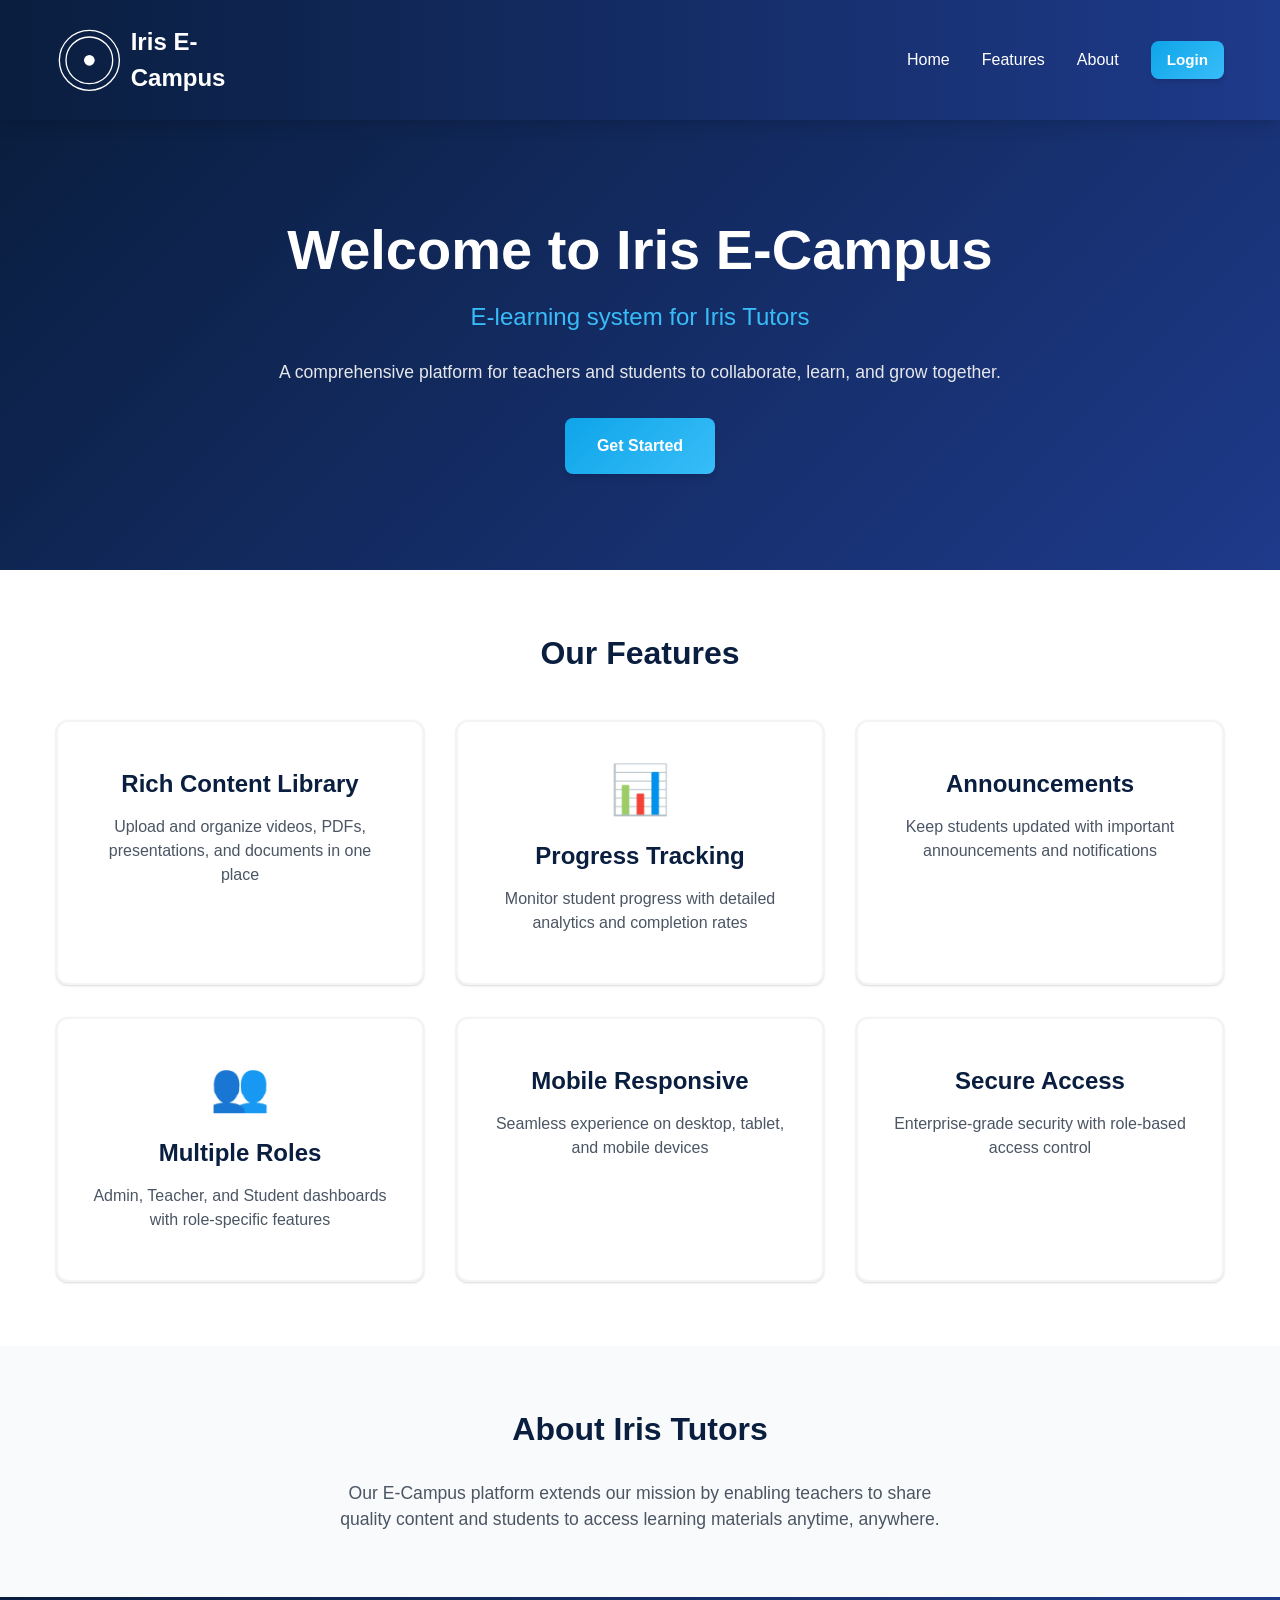
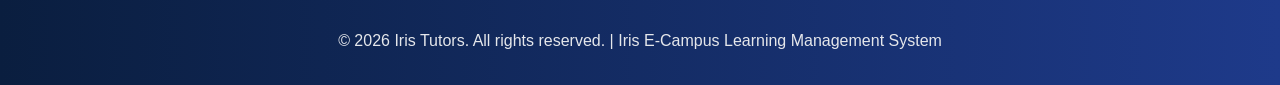
<file: index.html>
<!DOCTYPE html>
<html lang="en">
<head>
    <meta charset="UTF-8">
    <meta name="viewport" content="width=device-width, initial-scale=1.0">
    <title>Iris E-Campus - E-learning Management System</title>
    <link rel="stylesheet" href="assets/css/styles.css">
</head>
<body>
    <!-- Navigation -->
    <nav class="navbar">
        <div class="container">
            <div class="navbar-brand">
                <div class="logo">
                    <svg class="" viewBox="0 0 100 100" xmlns="">
                        <circle cx="50" cy="50" r="45" fill="none" stroke="currentColor" stroke-width="2"/>
                        <circle cx="50" cy="50" r="35" fill="none" stroke="currentColor" stroke-width="2"/>
                        <circle cx="50" cy="50" r="8" fill="currentColor"/>
                    </svg>
                    <span>Iris E-Campus</span>
                </div>
            </div>
            <div class="navbar-menu">
                <a href="#home" class="nav-link">Home</a>
                <a href="#features" class="nav-link">Features</a>
                <a href="#about" class="nav-link">About</a>
                <a href="login.html" class="btn btn-primary">Login</a>
            </div>
        </div>
    </nav>

    <!-- Hero Section -->
    <section class="hero" id="home">
        <div class="container">
            <div class="hero-content">
                <h1 class="hero-title">Welcome to Iris E-Campus</h1>
                <p class="hero-subtitle">E-learning system for Iris Tutors</p>
                <p class="hero-description">
                     A comprehensive platform for teachers and students 
                    to collaborate, learn, and grow together.
                </p>
                <a href="login.html" class="btn btn-large btn-primary">Get Started</a>
            </div>
        </div>
    </section>

    <!-- Features Section -->
    <section class="features" id="features">
        <div class="container">
            <h2>Our Features</h2>
            <div class="features-grid">
                <div class="feature-card">
                    <div class="feature-icon"></div>
                    <h3>Rich Content Library</h3>
                    <p>Upload and organize videos, PDFs, presentations, and documents in one place</p>
                </div>
                <div class="feature-card">
                    <div class="feature-icon">📊</div>
                    <h3>Progress Tracking</h3>
                    <p>Monitor student progress with detailed analytics and completion rates</p>
                </div>
                <div class="feature-card">
                    <div class="feature-icon"></div>
                    <h3>Announcements</h3>
                    <p>Keep students updated with important announcements and notifications</p>
                </div>
                <div class="feature-card">
                    <div class="feature-icon">👥</div>
                    <h3>Multiple Roles</h3>
                    <p>Admin, Teacher, and Student dashboards with role-specific features</p>
                </div>
                <div class="feature-card">
                    <div class="feature-icon"></div>
                    <h3>Mobile Responsive</h3>
                    <p>Seamless experience on desktop, tablet, and mobile devices</p>
                </div>
                <div class="feature-card">
                    <div class="feature-icon"></div>
                    <h3>Secure Access</h3>
                    <p>Enterprise-grade security with role-based access control</p>
                </div>
            </div>
        </div>
    </section>

    <!-- About Section -->
    <section class="about" id="about">
        <div class="container">
            <h2>About Iris Tutors</h2>
            <p>
                Our E-Campus platform 
                extends our mission by enabling teachers to share quality content and students to access learning materials anytime, anywhere.
            </p>
        </div>
    </section>

    <!-- Footer -->
    <footer class="footer">
        <div class="container">
            <p>&copy; 2026 Iris Tutors. All rights reserved. | Iris E-Campus Learning Management System</p>
        </div>
    </footer>

    <script src="assets/js/main.js"></script>
</body>
</html>
</file>
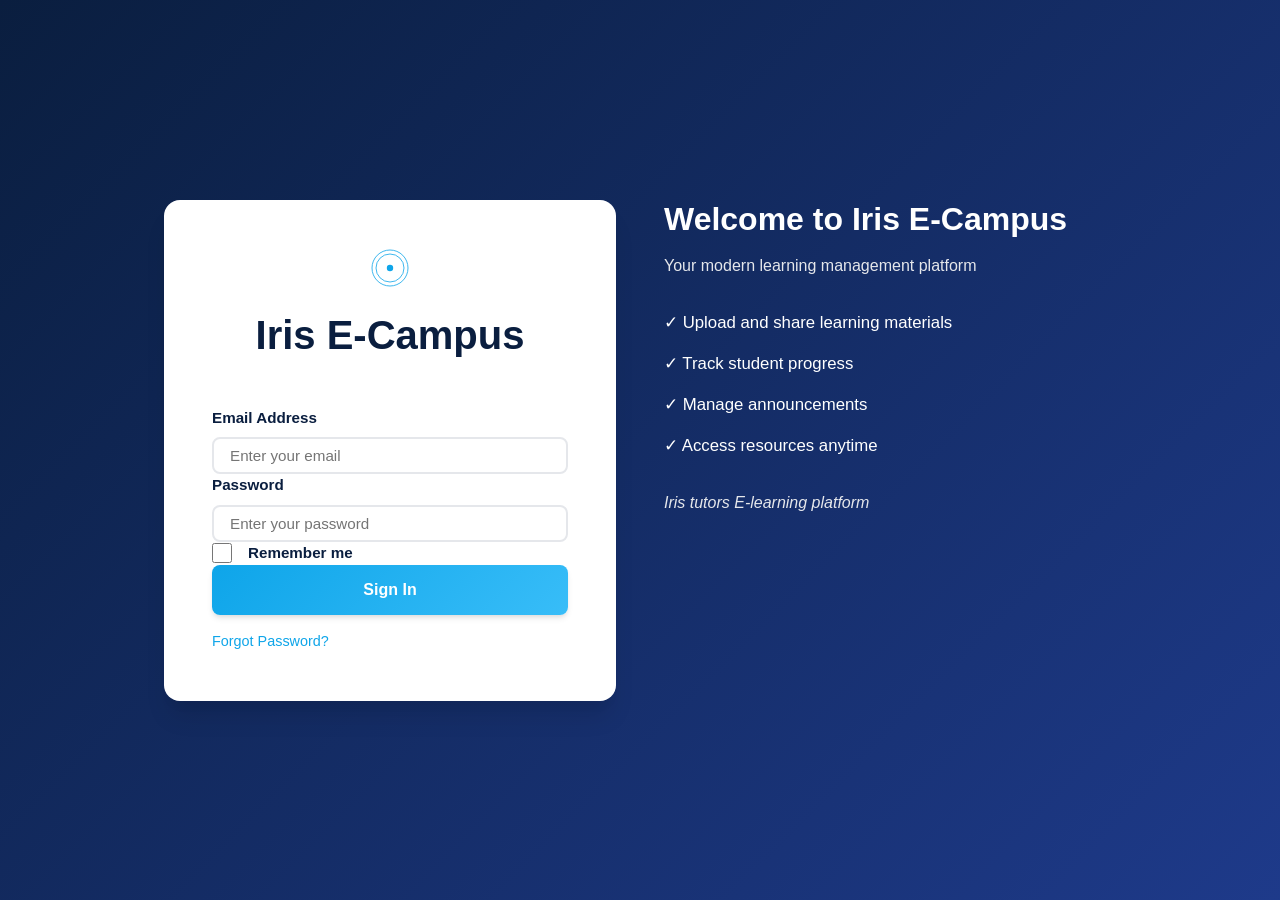
<file: admin-dashboard.html>
<!DOCTYPE html>
<html lang="en">
<head>
    <meta charset="UTF-8">
    <meta name="viewport" content="width=device-width, initial-scale=1.0">
    <title>Admin Dashboard - Iris E-Campus</title>
    <link rel="stylesheet" href="assets/css/styles.css">
</head>
<body class="dashboard">
    <!-- Sidebar -->
    <aside class="sidebar">
        <div class="sidebar-brand">
            <svg class="logo-icon" viewBox="0 0 100 100" xmlns="http://www.w3.org/2000/svg">
                <circle cx="50" cy="50" r="45" fill="none" stroke="currentColor" stroke-width="2"/>
                <circle cx="50" cy="50" r="35" fill="none" stroke="currentColor" stroke-width="2"/>
                <circle cx="50" cy="50" r="8" fill="currentColor"/>
            </svg>
            <span>Iris E-Campus</span>
        </div>

        <nav class="sidebar-nav">
            <a href="#dashboard" class="nav-item active" data-page="dashboard">
                <span class="icon">📊</span>
                <span>Dashboard</span>
            </a>
            <a href="#teachers" class="nav-item" data-page="teachers">
                <span class="icon">👨‍🏫</span>
                <span>Manage Teachers</span>
            </a>
            <a href="#students" class="nav-item" data-page="students">
                <span class="icon">👨‍🎓</span>
                <span>Manage Students</span>
            </a>
            <a href="#subjects" class="nav-item" data-page="subjects">
                <span class="icon">📚</span>
                <span>Manage Subjects</span>
            </a>
            <a href="#announcements" class="nav-item" data-page="announcements">
                <span class="icon">📢</span>
                <span>Announcements</span>
            </a>
            <a href="#reports" class="nav-item" data-page="reports">
                <span class="icon">📈</span>
                <span>Reports</span>
            </a>
        </nav>
    </aside>

    <!-- Main Content -->
    <main class="main-content">
        <!-- Top Navigation -->
        <header class="top-nav">
            <div class="nav-left">
                <button class="sidebar-toggle" id="sidebarToggle">☰</button>
                <h2 id="pageTitle">Dashboard</h2>
            </div>
            <div class="nav-right">
                <button class="btn-icon" id="notificationBtn">🔔</button>
                <div class="user-menu">
                    <img id="userAvatar" src="https://via.placeholder.com/40" alt="User" class="avatar">
                    <button id="userMenuBtn" class="user-menu-btn">
                        <span id="userName">Admin</span>
                        <span>▼</span>
                    </button>
                    <div class="user-dropdown hidden">
                        <a href="#profile">Profile</a>
                        <a href="#settings">Settings</a>
                        <a href="#" id="logoutBtn">Logout</a>
                    </div>
                </div>
            </div>
        </header>

        <!-- Dashboard Content -->
        <section class="dashboard-content">
            <!-- Dashboard Page -->
            <div id="dashboardPage" class="page active">
                <!-- Statistics Cards -->
                <div class="stats-grid">
                    <div class="stat-card">
                        <div class="stat-icon">👨‍🏫</div>
                        <div class="stat-info">
                            <h3>Total Teachers</h3>
                            <p id="totalTeachers" class="stat-number">0</p>
                        </div>
                    </div>
                    <div class="stat-card">
                        <div class="stat-icon">👨‍🎓</div>
                        <div class="stat-info">
                            <h3>Total Students</h3>
                            <p id="totalStudents" class="stat-number">0</p>
                        </div>
                    </div>
                    <div class="stat-card">
                        <div class="stat-icon">📚</div>
                        <div class="stat-info">
                            <h3>Total Subjects</h3>
                            <p id="totalSubjects" class="stat-number">0</p>
                        </div>
                    </div>
                    <div class="stat-card">
                        <div class="stat-icon">📄</div>
                        <div class="stat-info">
                            <h3>Total Resources</h3>
                            <p id="totalResources" class="stat-number">0</p>
                        </div>
                    </div>
                </div>

                <!-- Recent Activity -->
                <div class="dashboard-section">
                    <h3>Recent Activity</h3>
                    <div id="recentActivity" class="activity-list"></div>
                </div>
            </div>
        </section>
    </main>

    <!-- Notifications -->
    <div id="notifications" class="notifications-container"></div>

    <script src="assets/js/config.js"></script>
    <script src="assets/js/auth.js"></script>
    <script src="assets/js/utils.js"></script>
    <script src="assets/js/admin.js"></script>
</body>
</html>
</file>
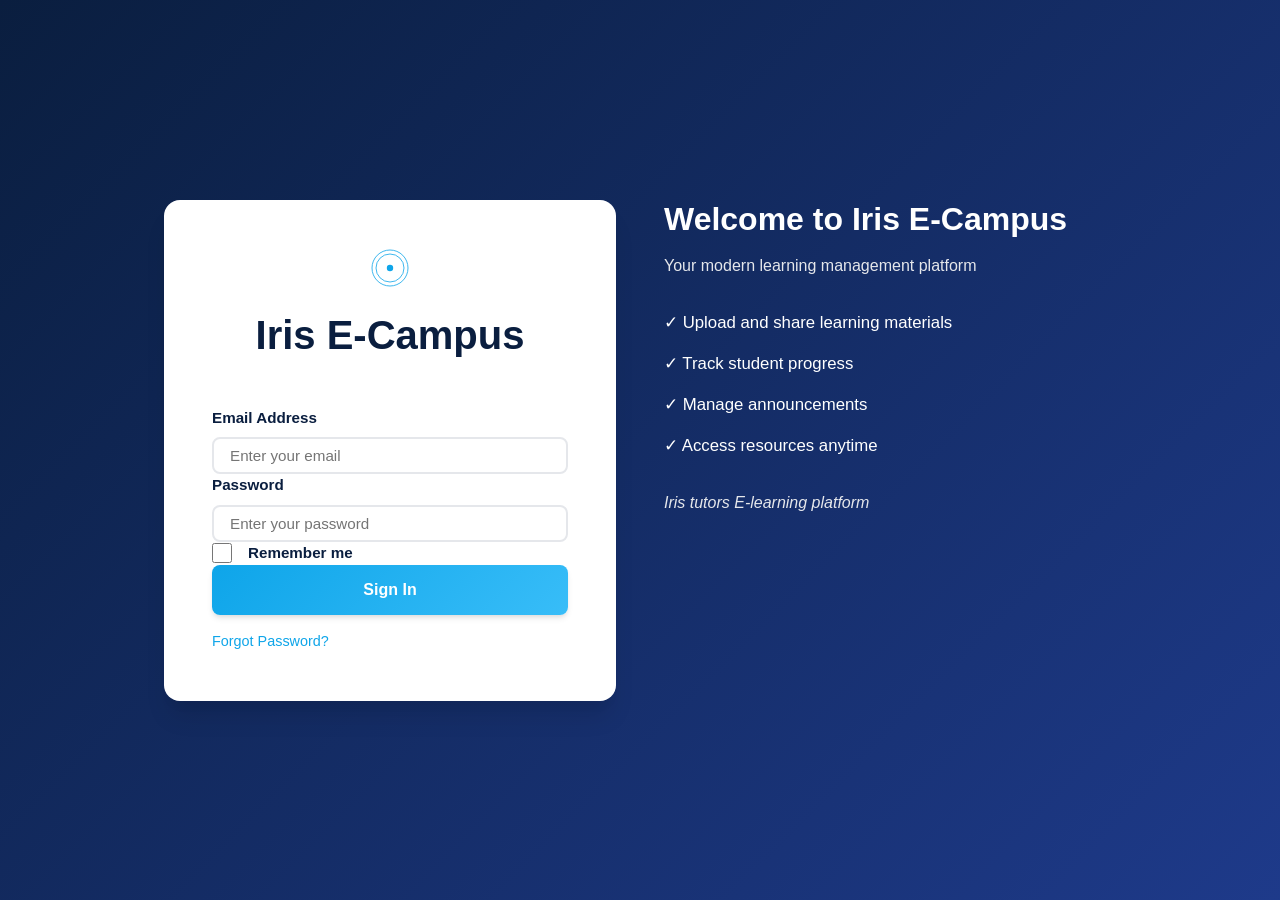
<file: login.html>
<!DOCTYPE html>
<html lang="en">
<head>
    <meta charset="UTF-8">
    <meta name="viewport" content="width=device-width, initial-scale=1.0">
    <title>Login - Iris E-Campus</title>
    <link rel="stylesheet" href="assets/css/styles.css">
</head>
<body class="login-page">
    <div class="login-container">
        <div class="login-box">
            <!-- Logo -->
            <div class="login-logo">
                <svg class="logo-icon" viewBox="0 0 100 100" xmlns="http://www.w3.org/2000/svg">
                    <circle cx="50" cy="50" r="45" fill="none" stroke="currentColor" stroke-width="2"/>
                    <circle cx="50" cy="50" r="35" fill="none" stroke="currentColor" stroke-width="2"/>
                    <circle cx="50" cy="50" r="8" fill="currentColor"/>
                </svg>
                <h1>Iris E-Campus</h1>
            </div>

            <!-- Login Form -->
            <form id="loginForm" class="login-form">
                <div class="form-group">
                    <label for="email">Email Address</label>
                    <input 
                        type="email" 
                        id="email" 
                        name="email" 
                        required 
                        placeholder="Enter your email"
                        autocomplete="email"
                    >
                </div>

                <div class="form-group">
                    <label for="password">Password</label>
                    <input 
                        type="password" 
                        id="password" 
                        name="password" 
                        required 
                        placeholder="Enter your password"
                        autocomplete="current-password"
                    >
                </div>

                <div class="form-group checkbox">
                    <input type="checkbox" id="rememberMe" name="rememberMe">
                    <label for="rememberMe">Remember me</label>
                </div>

                <button type="submit" class="btn btn-large btn-primary btn-block">Sign In</button>

                <div class="login-links">
                    <a href="#" class="forgot-password">Forgot Password?</a>
                </div>
            </form>

            <!-- Loading Spinner -->
            <div id="loginSpinner" class="spinner hidden"></div>

            <!-- Error Message -->
            <div id="loginError" class="alert alert-error hidden"></div>

            <!-- Success Message -->
            <div id="loginSuccess" class="alert alert-success hidden"></div>
        </div>

        <!-- Login Info -->
        <div class="login-info">
            <h2>Welcome to Iris E-Campus</h2>
            <p>Your modern learning management platform</p>
            <ul class="login-features">
                <li>✓ Upload and share learning materials</li>
                <li>✓ Track student progress</li>
                <li>✓ Manage announcements</li>
                <li>✓ Access resources anytime</li>
            </ul>
            <p class="login-footer">Iris tutors E-learning platform</p>
        </div>
    </div>

    <script src="assets/js/config.js"></script>
    <script src="assets/js/auth.js"></script>
    <script src="assets/js/login.js"></script>
</body>
</html>
</file>
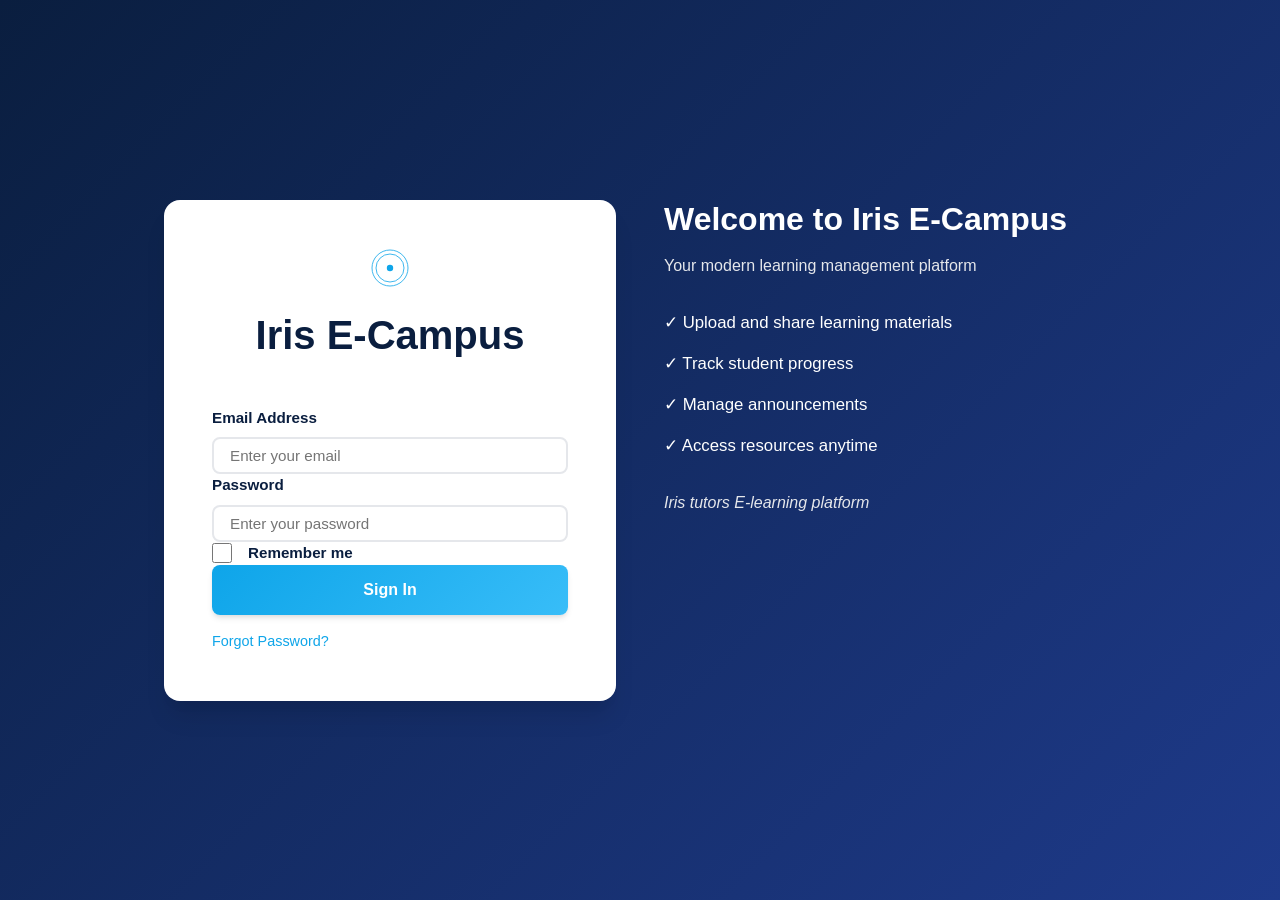
<file: student-dashboard.html>
<!DOCTYPE html>
<html lang="en">
<head>
    <meta charset="UTF-8">
    <meta name="viewport" content="width=device-width, initial-scale=1.0">
    <title>Student Dashboard - Iris E-Campus</title>
    <link rel="stylesheet" href="assets/css/styles.css">
</head>
<body class="dashboard">
    <!-- Sidebar -->
    <aside class="sidebar">
        <div class="sidebar-brand">
            <svg class="logo-icon" viewBox="0 0 100 100" xmlns="http://www.w3.org/2000/svg">
                <circle cx="50" cy="50" r="45" fill="none" stroke="currentColor" stroke-width="2"/>
                <circle cx="50" cy="50" r="35" fill="none" stroke="currentColor" stroke-width="2"/>
                <circle cx="50" cy="50" r="8" fill="currentColor"/>
            </svg>
            <span>Iris E-Campus</span>
        </div>

        <nav class="sidebar-nav">
            <a href="#dashboard" class="nav-item active" data-page="dashboard">
                <span class="icon">📊</span>
                <span>Dashboard</span>
            </a>
            <a href="#subjects" class="nav-item" data-page="subjects">
                <span class="icon"></span>
                <span>My Subjects</span>
            </a>
            <a href="#resources" class="nav-item" data-page="resources">
                <span class="icon">🎥</span>
                <span>Resources</span>
            </a>
            <a href="#progress" class="nav-item" data-page="progress">
                <span class="icon">📈</span>
                <span>Progress</span>
            </a>
            <a href="#announcements" class="nav-item" data-page="announcements">
                <span class="icon">📢</span>
                <span>Announcements</span>
            </a>
        </nav>
    </aside>

    <!-- Main Content -->
    <main class="main-content">
        <!-- Top Navigation -->
        <header class="top-nav">
            <div class="nav-left">
                <button class="sidebar-toggle" id="sidebarToggle">☰</button>
                <h2 id="pageTitle">Dashboard</h2>
            </div>
            <div class="nav-right">
                <div class="search-bar">
                    <input type="text" id="searchInput" placeholder="Search resources...">
                    <span class="search-icon">🔍</span>
                </div>
                <button class="btn-icon" id="notificationBtn">🔔</button>
                <div class="user-menu">
                    <img id="userAvatar" src="https://via.placeholder.com/40" alt="User" class="avatar">
                    <button id="userMenuBtn" class="user-menu-btn">
                        <span id="userName">Student</span>
                        <span>▼</span>
                    </button>
                    <div class="user-dropdown hidden">
                        <a href="#profile">Profile</a>
                        <a href="#settings">Settings</a>
                        <a href="#" id="logoutBtn">Logout</a>
                    </div>
                </div>
            </div>
        </header>

        <!-- Dashboard Content -->
        <section class="dashboard-content">
            <!-- Dashboard Page -->
            <div id="dashboardPage" class="page active">
                <!-- Learning Progress Overview -->
                <div class="progress-overview">
                    <h3>Your Learning Progress</h3>
                    <div class="overall-progress">
                        <div class="progress-circle">
                            <svg viewBox="0 0 100 100">
                                <circle cx="50" cy="50" r="45" class="progress-bg"></circle>
                                <circle cx="50" cy="50" r="45" class="progress-fill" id="overallProgressFill"></circle>
                            </svg>
                            <div class="progress-text">
                                <span id="overallProgressPercent">0%</span>
                                <small>Complete</small>
                            </div>
                        </div>
                    </div>
                </div>

                <!-- Subject Progress Cards -->
                <div class="dashboard-section">
                    <h3>Your Subjects</h3>
                    <div id="subjectProgressCards" class="subjects-grid"></div>
                </div>

                <!-- Announcements -->
                <div class="dashboard-section">
                    <h3>Latest Announcements</h3>
                    <div id="latestAnnouncements" class="announcements-list"></div>
                </div>
            </div>

            <!-- Subjects Page -->
            <div id="subjectsPage" class="page">
                <div class="page-header">
                    <h3>My Subjects</h3>
                </div>
                <div id="subjectsList" class="subjects-grid"></div>
            </div>

            <!-- Resources Page -->
            <div id="resourcesPage" class="page">
                <div class="page-header">
                    <h3>Learning Resources</h3>
                </div>

                <!-- Filters -->
                <div class="filters">
                    <select id="filterSubject" class="filter-select">
                        <option value="">All Subjects</option>
                    </select>
                    <select id="filterType" class="filter-select">
                        <option value="">All Types</option>
                        <option value="video">Videos</option>
                        <option value="pdf">PDFs</option>
                        <option value="pptx">Presentations</option>
                        <option value="docx">Documents</option>
                    </select>
                </div>

                <!-- Resources Grid -->
                <div id="resourcesList" class="resources-grid"></div>
            </div>

            <!-- Progress Page -->
            <div id="progressPage" class="page">
                <div class="page-header">
                    <h3>Learning Progress</h3>
                </div>

                <!-- Overall Statistics -->
                <div class="stats-grid">
                    <div class="stat-card">
                        <div class="stat-icon"></div>
                        <div class="stat-info">
                            <h3>Subjects</h3>
                            <p id="enrolledSubjects" class="stat-number">0</p>
                        </div>
                    </div>
                    <div class="stat-card">
                        <div class="stat-icon"></div>
                        <div class="stat-info">
                            <h3>Completed</h3>
                            <p id="completedResources" class="stat-number">0</p>
                        </div>
                    </div>
                    <div class="stat-card">
                        <div class="stat-icon">⏱️</div>
                        <div class="stat-info">
                            <h3>Watch Time</h3>
                            <p id="totalWatchTime" class="stat-number">0h</p>
                        </div>
                    </div>
                    <div class="stat-card">
                        <div class="stat-icon">📊</div>
                        <div class="stat-info">
                            <h3>Avg Progress</h3>
                            <p id="averageProgress" class="stat-number">0%</p>
                        </div>
                    </div>
                </div>

                <!-- Progress Table -->
                <div class="dashboard-section">
                    <h3>Detailed Progress</h3>
                    <div class="table-container">
                        <table class="data-table">
                            <thead>
                                <tr>
                                    <th>Resource</th>
                                    <th>Subject</th>
                                    <th>Type</th>
                                    <th>Progress</th>
                                    <th>Watch Time</th>
                                    <th>Status</th>
                                </tr>
                            </thead>
                            <tbody id="progressTableBody"></tbody>
                        </table>
                    </div>
                </div>
            </div>

            <!-- Announcements Page -->
            <div id="announcementsPage" class="page">
                <div class="page-header">
                    <h3>Announcements</h3>
                </div>
                <div id="announcementsList" class="announcements-list"></div>
            </div>
        </section>
    </main>

    <!-- Video Player Modal -->
    <div id="videoModal" class="modal hidden">
        <div class="modal-content modal-xlarge">
            <div class="modal-header">
                <h3 id="videoTitle">Video Player</h3>
                <button class="modal-close">&times;</button>
            </div>
            <div class="video-player-container">
                <video id="videoPlayer" class="video-player" controls>
                    <source id="videoSource" src="" type="video/mp4">
                    Your browser does not support the video tag.
                </video>

                <!-- Video Stats -->
                <div class="video-stats">
                    <div class="stat">
                        <span class="stat-label">👥 Viewers:</span>
                        <span id="viewerCount" class="stat-value">0</span>
                    </div>
                    <div class="stat">
                        <span class="stat-label"> Duration:</span>
                        <span id="videoDuration" class="stat-value">00:00</span>
                    </div>
                </div>

                <!-- Progress Bar -->
                <div class="progress-section">
                    <label>Your Progress</label>
                    <div class="progress-bar">
                        <div id="videoProgressFill" class="progress-fill"></div>
                    </div>
                    <p id="progressPercentage">0% Complete</p>
                </div>

                <!-- Video Description -->
                <div class="video-description">
                    <h4>About this Video</h4>
                    <p id="videoDescription"></p>
                </div>

                <!-- Action Buttons -->
                <div class="video-actions">
                    <button id="downloadBtn" class="btn btn-secondary">Download</button>
                    <button id="markCompleteBtn" class="btn btn-primary">✓ Mark as Complete</button>
                </div>
            </div>
        </div>
    </div>

    <!-- PDF Viewer Modal -->
    <div id="pdfModal" class="modal hidden">
        <div class="modal-content modal-xlarge">
            <div class="modal-header">
                <h3 id="pdfTitle">PDF Viewer</h3>
                <button class="modal-close">&times;</button>
            </div>
            <div class="pdf-viewer-container">
                <iframe id="pdfViewer" src="" style="width:100%; height:600px; border:none;"></iframe>
                <div class="pdf-actions">
                    <a id="pdfDownloadBtn" href="" download class="btn btn-primary">📥 Download</a>
                </div>
            </div>
        </div>
    </div>

    <!-- Notifications -->
    <div id="notifications" class="notifications-container"></div>

    <script src="assets/js/config.js"></script>
    <script src="assets/js/auth.js"></script>
    <script src="assets/js/utils.js"></script>
    <script src="assets/js/student.js"></script>
</body>
</html>
</file>
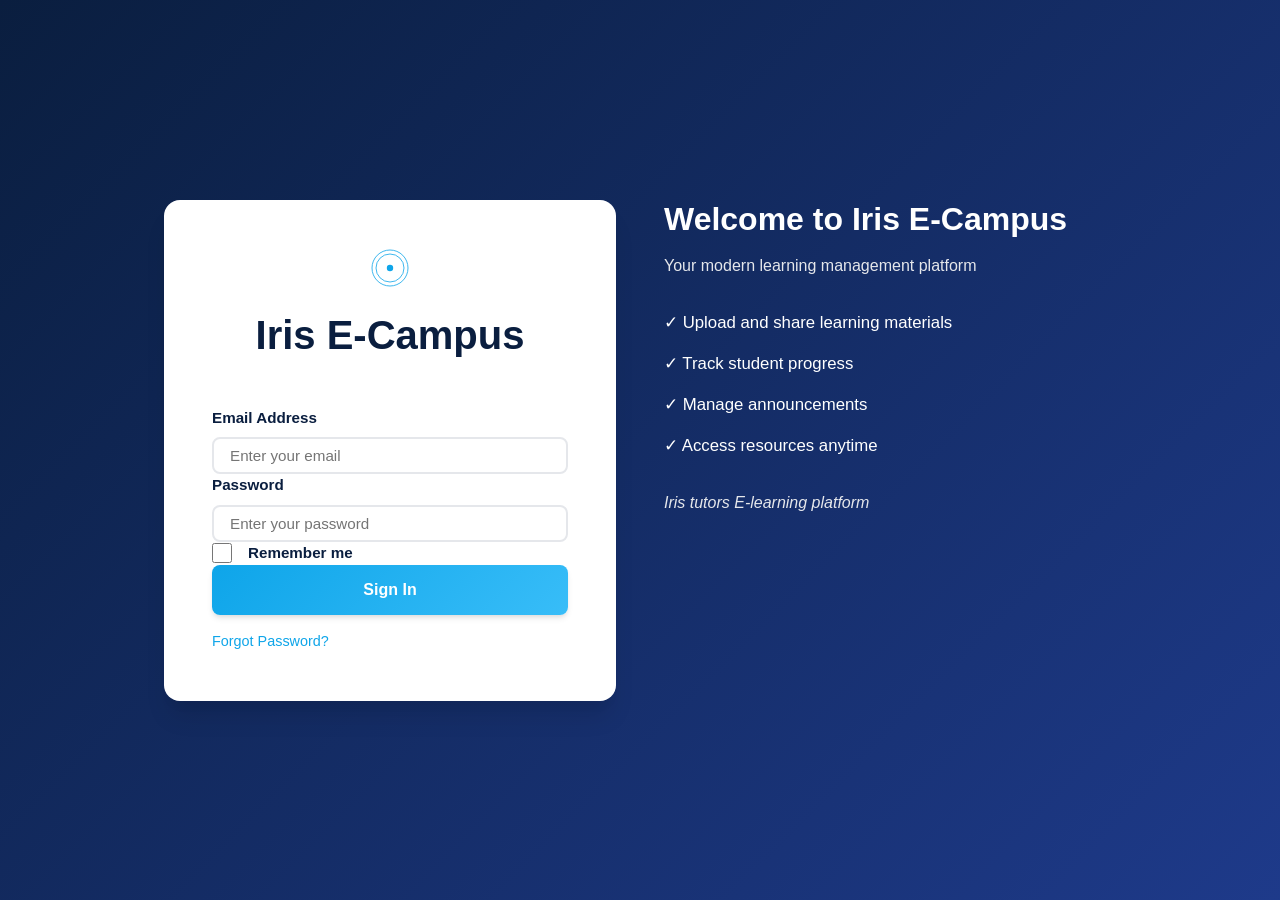
<file: teacher-dashboard.html>
<!DOCTYPE html>
<html lang="en">
<head>
    <meta charset="UTF-8">
    <meta name="viewport" content="width=device-width, initial-scale=1.0">
    <title>Teacher Dashboard - Iris E-Campus</title>
    <link rel="stylesheet" href="assets/css/styles.css">
</head>
<body class="dashboard">
    <!-- Sidebar -->
    <aside class="sidebar">
        <div class="sidebar-brand">
            <svg class="logo-icon" viewBox="0 0 100 100" xmlns="http://www.w3.org/2000/svg">
                <circle cx="50" cy="50" r="45" fill="none" stroke="currentColor" stroke-width="2"/>
                <circle cx="50" cy="50" r="35" fill="none" stroke="currentColor" stroke-width="2"/>
                <circle cx="50" cy="50" r="8" fill="currentColor"/>
            </svg>
            <span>Iris E-Campus</span>
        </div>

        <nav class="sidebar-nav">
            <a href="#dashboard" class="nav-item active" data-page="dashboard">
                <span class="icon">📊</span>
                <span>Dashboard</span>
            </a>
            <a href="#subjects" class="nav-item" data-page="subjects">
                <span class="icon">📚</span>
                <span>My Subjects</span>
            </a>
            <a href="#resources" class="nav-item" data-page="resources">
                <span class="icon">📄</span>
                <span>Resources</span>
            </a>
            <a href="#announcements" class="nav-item" data-page="announcements">
                <span class="icon">📢</span>
                <span>Announcements</span>
            </a>
            <a href="#students" class="nav-item" data-page="students">
                <span class="icon">👥</span>
                <span>Students</span>
            </a>
            <a href="#analytics" class="nav-item" data-page="analytics">
                <span class="icon">📈</span>
                <span>Analytics</span>
            </a>
        </nav>
    </aside>

    <!-- Main Content -->
    <main class="main-content">
        <!-- Top Navigation -->
        <header class="top-nav">
            <div class="nav-left">
                <button class="sidebar-toggle" id="sidebarToggle">☰</button>
                <h2 id="pageTitle">Dashboard</h2>
            </div>
            <div class="nav-right">
                <button class="btn-icon" id="notificationBtn">🔔</button>
                <div class="user-menu">
                    <img id="userAvatar" src="https://via.placeholder.com/40" alt="User" class="avatar">
                    <button id="userMenuBtn" class="user-menu-btn">
                        <span id="userName">Teacher</span>
                        <span>▼</span>
                    </button>
                    <div class="user-dropdown hidden">
                        <a href="#profile">Profile</a>
                        <a href="#settings">Settings</a>
                        <a href="#" id="logoutBtn">Logout</a>
                    </div>
                </div>
            </div>
        </header>

        <!-- Dashboard Content -->
        <section class="dashboard-content">
            <!-- Dashboard Page -->
            <div id="dashboardPage" class="page active">
                <!-- Statistics Cards -->
                <div class="stats-grid">
                    <div class="stat-card">
                        <div class="stat-icon">📚</div>
                        <div class="stat-info">
                            <h3>Total Subjects</h3>
                            <p id="totalSubjects" class="stat-number">0</p>
                        </div>
                    </div>
                    <div class="stat-card">
                        <div class="stat-icon">📄</div>
                        <div class="stat-info">
                            <h3>Total Resources</h3>
                            <p id="totalResources" class="stat-number">0</p>
                        </div>
                    </div>
                    <div class="stat-card">
                        <div class="stat-icon">🎥</div>
                        <div class="stat-info">
                            <h3>Videos</h3>
                            <p id="videoCount" class="stat-number">0</p>
                        </div>
                    </div>
                    <div class="stat-card">
                        <div class="stat-icon">📊</div>
                        <div class="stat-info">
                            <h3>Total Views</h3>
                            <p id="totalViews" class="stat-number">0</p>
                        </div>
                    </div>
                </div>

                <!-- Quick Actions -->
                <div class="quick-actions">
                    <button class="btn btn-primary btn-large" id="uploadResourceBtn">+ Upload Resource</button>
                    <button class="btn btn-secondary btn-large" id="createAnnouncementBtn">+ Create Announcement</button>
                </div>

                <!-- Recent Resources -->
                <div class="dashboard-section">
                    <h3>Recent Resources</h3>
                    <div id="recentResources" class="resources-grid"></div>
                </div>
            </div>
        </section>
    </main>

    <!-- Notifications -->
    <div id="notifications" class="notifications-container"></div>

    <script src="assets/js/config.js"></script>
    <script src="assets/js/auth.js"></script>
    <script src="assets/js/utils.js"></script>
    <script src="assets/js/teacher.js"></script>
</body>
</html>
</file>
<file: assets/css/styles.css>
/* =====================================================
   IRIS E-CAMPUS - MAIN STYLES
   Color Scheme: Dark Blue, Light Blue, Purple
   ===================================================== */

:root {
    /* Primary Colors - Blue Theme */
    --dark-blue: #0a1e3f;
    --light-blue: #1e3a8a;
    --bright-blue: #0ea5e9;
    --sky-blue: #38bdf8;
    --purple: #8b5cf6;
    --purple-light: #a78bfa;
    
    /* Neutral Colors */
    --white: #ffffff;
    --gray-50: #f9fafb;
    --gray-100: #f3f4f6;
    --gray-200: #e5e7eb;
    --gray-300: #d1d5db;
    --gray-400: #9ca3af;
    --gray-500: #6b7280;
    --gray-600: #4b5563;
    --gray-700: #374151;
    --gray-800: #1f2937;
    --gray-900: #111827;
    
    /* Status Colors */
    --success: #10b981;
    --warning: #f59e0b;
    --error: #ef4444;
    --info: #3b82f6;
    
    /* Spacing */
    --spacing-xs: 0.25rem;
    --spacing-sm: 0.5rem;
    --spacing-md: 1rem;
    --spacing-lg: 1.5rem;
    --spacing-xl: 2rem;
    --spacing-2xl: 3rem;
    
    /* Border Radius */
    --radius-sm: 0.375rem;
    --radius-md: 0.5rem;
    --radius-lg: 0.75rem;
    --radius-xl: 1rem;
    
    /* Transitions */
    --transition: all 0.3s ease;
    --transition-fast: all 0.15s ease;
    
    /* Shadows */
    --shadow-sm: 0 1px 2px 0 rgba(0, 0, 0, 0.05);
    --shadow: 0 1px 3px 0 rgba(0, 0, 0, 0.1), 0 1px 2px 0 rgba(0, 0, 0, 0.06);
    --shadow-md: 0 4px 6px -1px rgba(0, 0, 0, 0.1), 0 2px 4px -1px rgba(0, 0, 0, 0.06);
    --shadow-lg: 0 10px 15px -3px rgba(0, 0, 0, 0.1), 0 4px 6px -2px rgba(0, 0, 0, 0.05);
    --shadow-xl: 0 20px 25px -5px rgba(0, 0, 0, 0.1), 0 10px 10px -5px rgba(0, 0, 0, 0.04);
}

/* =====================================================
   RESET & BASE STYLES
   ===================================================== */

* {
    margin: 0;
    padding: 0;
    box-sizing: border-box;
}

html {
    font-size: 16px;
    scroll-behavior: smooth;
}

body {
    font-family: -apple-system, BlinkMacSystemFont, 'Segoe UI', 'Roboto', 'Oxygen',
        'Ubuntu', 'Cantarell', 'Fira Sans', 'Droid Sans', 'Helvetica Neue', sans-serif;
    -webkit-font-smoothing: antialiased;
    -moz-osx-font-smoothing: grayscale;
    background: linear-gradient(135deg, var(--dark-blue) 0%, var(--light-blue) 100%);
    color: var(--gray-800);
    line-height: 1.5;
}

/* =====================================================
   TYPOGRAPHY
   ===================================================== */

h1, h2, h3, h4, h5, h6 {
    font-weight: 700;
    line-height: 1.2;
    color: var(--dark-blue);
}

h1 { font-size: 2.5rem; }
h2 { font-size: 2rem; }
h3 { font-size: 1.5rem; }
h4 { font-size: 1.25rem; }
h5 { font-size: 1.125rem; }
h6 { font-size: 1rem; }

p {
    color: var(--gray-600);
    margin-bottom: var(--spacing-md);
}

a {
    color: var(--bright-blue);
    text-decoration: none;
    transition: var(--transition-fast);
}

a:hover {
    color: var(--sky-blue);
    text-decoration: underline;
}

/* =====================================================
   CONTAINER & LAYOUT
   ===================================================== */

.container {
    max-width: 1200px;
    margin: 0 auto;
    padding: 0 var(--spacing-md);
}

/* =====================================================
   BUTTONS
   ===================================================== */

.btn {
    display: inline-flex;
    align-items: center;
    justify-content: center;
    padding: var(--spacing-sm) var(--spacing-md);
    border: none;
    border-radius: var(--radius-md);
    font-weight: 600;
    cursor: pointer;
    transition: var(--transition);
    text-decoration: none;
    font-size: 0.95rem;
    gap: var(--spacing-sm);
}

.btn:disabled {
    opacity: 0.5;
    cursor: not-allowed;
}

.btn-primary {
    background: linear-gradient(135deg, var(--bright-blue) 0%, var(--sky-blue) 100%);
    color: var(--white);
    box-shadow: var(--shadow-md);
}

.btn-primary:hover:not(:disabled) {
    transform: translateY(-2px);
    box-shadow: var(--shadow-lg);
}

.btn-secondary {
    background: var(--gray-200);
    color: var(--dark-blue);
}

.btn-secondary:hover:not(:disabled) {
    background: var(--gray-300);
}

.btn-danger {
    background: var(--error);
    color: var(--white);
}

.btn-danger:hover:not(:disabled) {
    background: #dc2626;
}

.btn-large {
    padding: var(--spacing-md) var(--spacing-xl);
    font-size: 1rem;
}

.btn-block {
    width: 100%;
    display: flex;
}

.btn-icon {
    background: transparent;
    border: none;
    font-size: 1.5rem;
    cursor: pointer;
    padding: var(--spacing-sm);
    transition: var(--transition);
}

.btn-icon:hover {
    transform: scale(1.1);
}

/* =====================================================
   FORMS
   ===================================================== */

.form {
    display: flex;
    flex-direction: column;
    gap: var(--spacing-lg);
}

.form-group {
    display: flex;
    flex-direction: column;
    gap: var(--spacing-sm);
}

.form-row {
    display: grid;
    grid-template-columns: 1fr 1fr;
    gap: var(--spacing-lg);
}

label {
    font-weight: 600;
    color: var(--dark-blue);
    font-size: 0.95rem;
}

input[type="text"],
input[type="email"],
input[type="password"],
input[type="number"],
textarea,
select {
    padding: var(--spacing-sm) var(--spacing-md);
    border: 2px solid var(--gray-200);
    border-radius: var(--radius-md);
    font-family: inherit;
    font-size: 0.95rem;
    transition: var(--transition);
}

input[type="text"]:focus,
input[type="email"]:focus,
input[type="password"]:focus,
input[type="number"]:focus,
textarea:focus,
select:focus {
    outline: none;
    border-color: var(--bright-blue);
    box-shadow: 0 0 0 3px rgba(14, 165, 233, 0.1);
}

textarea {
    resize: vertical;
    min-height: 100px;
}

.checkbox {
    flex-direction: row;
    align-items: center;
    gap: var(--spacing-md);
}

input[type="checkbox"] {
    width: 1.25rem;
    height: 1.25rem;
    cursor: pointer;
    accent-color: var(--bright-blue);
}

/* =====================================================
   NAVBAR
   ===================================================== */

.navbar {
    background: linear-gradient(90deg, var(--dark-blue) 0%, var(--light-blue) 100%);
    color: var(--white);
    padding: var(--spacing-lg) 0;
    box-shadow: var(--shadow-lg);
    position: sticky;
    top: 0;
    z-index: 100;
}

.navbar .container {
    display: flex;
    justify-content: space-between;
    align-items: center;
}

.navbar-brand {
    display: flex;
    align-items: center;
    gap: var(--spacing-md);
    font-size: 1.5rem;
    font-weight: 700;
}

.logo {
    display: flex;
    align-items: center;
    gap: var(--spacing-sm);
}

.logo-icon {
    width: 40px;
    height: 40px;
    color: var(--bright-blue);
}

.navbar-menu {
    display: flex;
    align-items: center;
    gap: var(--spacing-xl);
}

.nav-link {
    color: var(--white);
    text-decoration: none;
    transition: var(--transition);
    font-weight: 500;
}

.nav-link:hover {
    color: var(--bright-blue);
}

/* =====================================================
   HERO SECTION
   ===================================================== */

.hero {
    background: linear-gradient(135deg, var(--dark-blue) 0%, var(--light-blue) 100%);
    color: var(--white);
    padding: 6rem 0;
    text-align: center;
}

.hero-content {
    max-width: 800px;
    margin: 0 auto;
}

.hero-title {
    font-size: 3.5rem;
    margin-bottom: var(--spacing-md);
    color: var(--white);
}

.hero-subtitle {
    font-size: 1.5rem;
    margin-bottom: var(--spacing-lg);
    color: var(--sky-blue);
}

.hero-description {
    font-size: 1.1rem;
    margin-bottom: var(--spacing-xl);
    color: var(--gray-200);
}

/* =====================================================
   FEATURES SECTION
   ===================================================== */

.features {
    padding: 4rem 0;
    background: var(--white);
}

.features h2 {
    text-align: center;
    margin-bottom: 3rem;
    color: var(--dark-blue);
}

.features-grid {
    display: grid;
    grid-template-columns: repeat(auto-fit, minmax(300px, 1fr));
    gap: var(--spacing-xl);
}

.feature-card {
    background: var(--white);
    padding: var(--spacing-xl);
    border-radius: var(--radius-lg);
    border: 2px solid var(--gray-100);
    text-align: center;
    transition: var(--transition);
    box-shadow: var(--shadow);
}

.feature-card:hover {
    transform: translateY(-8px);
    border-color: var(--bright-blue);
    box-shadow: var(--shadow-lg);
}

.feature-icon {
    font-size: 3rem;
    margin-bottom: var(--spacing-md);
}

.feature-card h3 {
    margin-bottom: var(--spacing-md);
    color: var(--dark-blue);
}

.feature-card p {
    color: var(--gray-600);
}

/* =====================================================
   ABOUT SECTION
   ===================================================== */

.about {
    padding: 4rem 0;
    background: var(--gray-50);
}

.about h2 {
    text-align: center;
    margin-bottom: var(--spacing-xl);
    color: var(--dark-blue);
}

.about p {
    text-align: center;
    max-width: 600px;
    margin: 0 auto;
    font-size: 1.1rem;
    color: var(--gray-600);
}

/* =====================================================
   FOOTER
   ===================================================== */

.footer {
    background: linear-gradient(90deg, var(--dark-blue) 0%, var(--light-blue) 100%);
    color: var(--white);
    padding: var(--spacing-xl) 0;
    text-align: center;
}

.footer p {
    color: var(--gray-200);
    margin: 0;
}

/* =====================================================
   LOGIN PAGE
   ===================================================== */

.login-page {
    background: linear-gradient(135deg, var(--dark-blue) 0%, var(--light-blue) 100%);
    min-height: 100vh;
    display: flex;
    align-items: center;
    justify-content: center;
}

.login-container {
    display: grid;
    grid-template-columns: 1fr 1fr;
    gap: var(--spacing-2xl);
    max-width: 1000px;
    width: 100%;
    padding: var(--spacing-lg);
}

.login-box {
    background: var(--white);
    padding: var(--spacing-2xl);
    border-radius: var(--radius-xl);
    box-shadow: var(--shadow-xl);
}

.login-logo {
    text-align: center;
    margin-bottom: var(--spacing-2xl);
}

.login-logo h1 {
    color: var(--dark-blue);
    margin-top: var(--spacing-md);
}

.login-form {
    gap: var(--spacing-md);
}

.login-links {
    display: flex;
    justify-content: space-between;
    align-items: center;
    margin-top: var(--spacing-md);
}

.forgot-password {
    color: var(--bright-blue);
    font-size: 0.9rem;
}

.login-info {
    color: var(--white);
}

.login-info h2 {
    color: var(--white);
    margin-bottom: var(--spacing-md);
}

.login-info p {
    color: var(--gray-200);
    margin-bottom: var(--spacing-md);
}

.login-features {
    list-style: none;
    margin: var(--spacing-xl) 0;
}

.login-features li {
    margin-bottom: var(--spacing-md);
    font-size: 1.05rem;
    color: var(--white);
}

.login-footer {
    font-style: italic;
    color: var(--sky-blue);
    margin-top: var(--spacing-xl);
}

/* =====================================================
   DASHBOARD LAYOUT
   ===================================================== */

.dashboard {
    display: grid;
    grid-template-columns: 250px 1fr;
    min-height: 100vh;
    background: var(--gray-50);
}

.sidebar {
    background: linear-gradient(180deg, var(--dark-blue) 0%, var(--light-blue) 100%);
    color: var(--white);
    padding: var(--spacing-lg) 0;
    position: fixed;
    width: 250px;
    height: 100vh;
    overflow-y: auto;
    box-shadow: var(--shadow-lg);
}

.sidebar-brand {
    display: flex;
    align-items: center;
    gap: var(--spacing-md);
    padding: 0 var(--spacing-lg);
    margin-bottom: var(--spacing-xl);
    font-size: 1.25rem;
    font-weight: 700;
    color: var(--white);
}

.sidebar-nav {
    display: flex;
    flex-direction: column;
    gap: var(--spacing-sm);
}

.nav-item {
    display: flex;
    align-items: center;
    gap: var(--spacing-md);
    padding: var(--spacing-md) var(--spacing-lg);
    color: var(--gray-200);
    text-decoration: none;
    transition: var(--transition);
    cursor: pointer;
    border-left: 3px solid transparent;
}

.nav-item:hover,
.nav-item.active {
    background: rgba(14, 165, 233, 0.1);
    color: var(--white);
    border-left-color: var(--bright-blue);
}

.nav-item .icon {
    font-size: 1.5rem;
}

.main-content {
    grid-column: 2;
    display: flex;
    flex-direction: column;
    min-height: 100vh;
}

.top-nav {
    background: var(--white);
    display: flex;
    justify-content: space-between;
    align-items: center;
    padding: var(--spacing-md) var(--spacing-xl);
    box-shadow: var(--shadow);
}

.nav-left,
.nav-right {
    display: flex;
    align-items: center;
    gap: var(--spacing-lg);
}

.sidebar-toggle {
    display: none;
    background: none;
    border: none;
    font-size: 1.5rem;
    cursor: pointer;
}

.search-bar {
    display: flex;
    align-items: center;
    background: var(--gray-100);
    border-radius: var(--radius-lg);
    padding: var(--spacing-sm) var(--spacing-md);
    gap: var(--spacing-sm);
}

.search-bar input {
    background: none;
    border: none;
    outline: none;
    width: 200px;
}

.search-icon {
    color: var(--gray-400);
    font-size: 1.2rem;
}

.user-menu {
    display: flex;
    align-items: center;
    gap: var(--spacing-md);
    position: relative;
}

.avatar {
    width: 40px;
    height: 40px;
    border-radius: 50%;
    object-fit: cover;
}

.user-menu-btn {
    background: none;
    border: none;
    cursor: pointer;
    display: flex;
    align-items: center;
    gap: var(--spacing-sm);
    color: var(--dark-blue);
    font-weight: 600;
}

.user-dropdown {
    position: absolute;
    top: 100%;
    right: 0;
    background: var(--white);
    border-radius: var(--radius-lg);
    box-shadow: var(--shadow-lg);
    min-width: 150px;
    margin-top: var(--spacing-md);
    overflow: hidden;
    z-index: 1000;
}

.user-dropdown.hidden {
    display: none;
}

.user-dropdown a {
    display: block;
    padding: var(--spacing-md) var(--spacing-lg);
    color: var(--gray-700);
    text-decoration: none;
    transition: var(--transition);
}

.user-dropdown a:hover {
    background: var(--gray-100);
    color: var(--bright-blue);
}

.dashboard-content {
    flex: 1;
    padding: var(--spacing-xl);
    overflow-y: auto;
}

.page {
    display: none;
}

.page.active {
    display: block;
    animation: fadeIn 0.3s ease-in;
}

@keyframes fadeIn {
    from { opacity: 0; }
    to { opacity: 1; }
}

/* =====================================================
   DASHBOARD COMPONENTS
   ===================================================== */

.stats-grid {
    display: grid;
    grid-template-columns: repeat(auto-fit, minmax(250px, 1fr));
    gap: var(--spacing-lg);
    margin-bottom: var(--spacing-xl);
}

.stat-card {
    background: var(--white);
    padding: var(--spacing-lg);
    border-radius: var(--radius-lg);
    box-shadow: var(--shadow);
    display: flex;
    align-items: center;
    gap: var(--spacing-lg);
    transition: var(--transition);
}

.stat-card:hover {
    box-shadow: var(--shadow-lg);
    transform: translateY(-4px);
}

.stat-icon {
    font-size: 2.5rem;
    min-width: 60px;
    text-align: center;
}

.stat-info h3 {
    font-size: 0.95rem;
    color: var(--gray-600);
    font-weight: 600;
    margin: 0 0 var(--spacing-sm) 0;
}

.stat-number {
    font-size: 1.75rem;
    font-weight: 700;
    color: var(--bright-blue);
    margin: 0;
}

.page-header {
    display: flex;
    justify-content: space-between;
    align-items: center;
    margin-bottom: var(--spacing-xl);
}

.page-header h3 {
    margin: 0;
}

.dashboard-section {
    background: var(--white);
    padding: var(--spacing-xl);
    border-radius: var(--radius-lg);
    box-shadow: var(--shadow);
    margin-bottom: var(--spacing-xl);
}

.dashboard-section h3 {
    margin-bottom: var(--spacing-lg);
    color: var(--dark-blue);
}

.subjects-grid {
    display: grid;
    grid-template-columns: repeat(auto-fill, minmax(280px, 1fr));
    gap: var(--spacing-lg);
}

.subject-card {
    background: linear-gradient(135deg, var(--light-blue) 0%, var(--purple) 100%);
    color: var(--white);
    padding: var(--spacing-xl);
    border-radius: var(--radius-lg);
    cursor: pointer;
    transition: var(--transition);
    box-shadow: var(--shadow-md);
}

.subject-card:hover {
    transform: translateY(-6px);
    box-shadow: var(--shadow-lg);
}

.subject-card h4 {
    color: var(--white);
    margin: 0 0 var(--spacing-sm) 0;
}

.subject-card p {
    color: rgba(255, 255, 255, 0.9);
    margin: 0;
    font-size: 0.95rem;
}

.resources-grid {
    display: grid;
    grid-template-columns: repeat(auto-fill, minmax(250px, 1fr));
    gap: var(--spacing-lg);
}

.resource-card {
    background: var(--white);
    border-radius: var(--radius-lg);
    overflow: hidden;
    box-shadow: var(--shadow);
    transition: var(--transition);
    cursor: pointer;
}

.resource-card:hover {
    box-shadow: var(--shadow-lg);
    transform: translateY(-4px);
}

.resource-thumbnail {
    width: 100%;
    height: 150px;
    background: linear-gradient(135deg, var(--light-blue), var(--purple));
    display: flex;
    align-items: center;
    justify-content: center;
    font-size: 2.5rem;
    color: var(--white);
}

.resource-info {
    padding: var(--spacing-lg);
}

.resource-info h4 {
    margin: 0 0 var(--spacing-sm) 0;
    color: var(--dark-blue);
    font-size: 1rem;
}

.resource-meta {
    display: flex;
    justify-content: space-between;
    font-size: 0.85rem;
    color: var(--gray-500);
    margin-bottom: var(--spacing-md);
}

.resource-actions {
    display: flex;
    gap: var(--spacing-sm);
}

.resource-actions button {
    flex: 1;
    padding: var(--spacing-sm);
    font-size: 0.85rem;
}

/* =====================================================
   VIDEO PLAYER STYLES
   ===================================================== */

.video-player-container {
    padding: var(--spacing-xl);
}

.video-player {
    width: 100%;
    border-radius: var(--radius-lg);
    margin-bottom: var(--spacing-xl);
}

.video-stats {
    display: flex;
    gap: var(--spacing-xl);
    margin-bottom: var(--spacing-xl);
    padding-bottom: var(--spacing-lg);
    border-bottom: 2px solid var(--gray-100);
}

.video-stats .stat {
    display: flex;
    align-items: center;
    gap: var(--spacing-md);
}

.stat-label {
    font-weight: 600;
    color: var(--gray-700);
}

.stat-value {
    font-size: 1.25rem;
    font-weight: 700;
    color: var(--bright-blue);
}

.progress-section {
    margin-bottom: var(--spacing-xl);
}

.progress-section label {
    display: block;
    margin-bottom: var(--spacing-md);
}

.progress-bar {
    width: 100%;
    height: 8px;
    background: var(--gray-200);
    border-radius: var(--radius-sm);
    overflow: hidden;
    margin-bottom: var(--spacing-md);
}

.progress-fill {
    height: 100%;
    background: linear-gradient(90deg, var(--bright-blue), var(--sky-blue));
    border-radius: var(--radius-sm);
    transition: width 0.3s ease;
    width: 0%;
}

.video-description {
    margin-bottom: var(--spacing-xl);
}

.video-description h4 {
    margin-bottom: var(--spacing-md);
    color: var(--dark-blue);
}

.video-description p {
    color: var(--gray-600);
}

.video-actions {
    display: flex;
    gap: var(--spacing-md);
}

/* =====================================================
   PROGRESS TRACKING
   ===================================================== */

.progress-overview {
    background: var(--white);
    padding: var(--spacing-xl);
    border-radius: var(--radius-lg);
    box-shadow: var(--shadow);
    margin-bottom: var(--spacing-xl);
}

.progress-overview h3 {
    margin-bottom: var(--spacing-xl);
    color: var(--dark-blue);
}

.overall-progress {
    display: flex;
    justify-content: center;
}

.progress-circle {
    position: relative;
    width: 150px;
    height: 150px;
}

.progress-circle svg {
    width: 100%;
    height: 100%;
    transform: rotate(-90deg);
}

.progress-bg {
    fill: none;
    stroke: var(--gray-200);
    stroke-width: 8;
}

.progress-fill {
    fill: none;
    stroke: url(#gradient);
    stroke-width: 8;
    stroke-linecap: round;
}

.progress-text {
    position: absolute;
    top: 50%;
    left: 50%;
    transform: translate(-50%, -50%);
    text-align: center;
}

.progress-text span {
    display: block;
    font-size: 1.75rem;
    font-weight: 700;
    color: var(--bright-blue);
}

.progress-text small {
    color: var(--gray-500);
    font-size: 0.9rem;
}

/* =====================================================
   TABLES
   ===================================================== */

.table-container {
    overflow-x: auto;
    border-radius: var(--radius-lg);
    box-shadow: var(--shadow);
}

.data-table {
    width: 100%;
    border-collapse: collapse;
    background: var(--white);
}

.data-table thead {
    background: linear-gradient(90deg, var(--dark-blue) 0%, var(--light-blue) 100%);
    color: var(--white);
}

.data-table th {
    padding: var(--spacing-lg);
    text-align: left;
    font-weight: 600;
    border-bottom: 2px solid var(--gray-200);
}

.data-table td {
    padding: var(--spacing-lg);
    border-bottom: 1px solid var(--gray-200);
}

.data-table tbody tr:hover {
    background: var(--gray-50);
}

.data-table tbody tr:last-child td {
    border-bottom: none;
}

/* =====================================================
   MODALS
   ===================================================== */

.modal {
    display: none;
    position: fixed;
    top: 0;
    left: 0;
    width: 100%;
    height: 100%;
    background: rgba(0, 0, 0, 0.5);
    z-index: 2000;
    align-items: center;
    justify-content: center;
}

.modal.hidden {
    display: none !important;
}

.modal:not(.hidden) {
    display: flex !important;
}

.modal-content {
    background: var(--white);
    border-radius: var(--radius-xl);
    box-shadow: var(--shadow-xl);
    max-width: 500px;
    width: 90%;
    max-height: 90vh;
    overflow-y: auto;
}

.modal-large {
    max-width: 700px;
}

.modal-xlarge {
    max-width: 900px;
}

.modal-header {
    display: flex;
    justify-content: space-between;
    align-items: center;
    padding: var(--spacing-xl);
    border-bottom: 2px solid var(--gray-100);
}

.modal-header h3 {
    margin: 0;
    color: var(--dark-blue);
}

.modal-close {
    background: none;
    border: none;
    font-size: 1.5rem;
    cursor: pointer;
    color: var(--gray-500);
    transition: var(--transition);
}

.modal-close:hover {
    color: var(--error);
}

.modal-actions {
    display: flex;
    gap: var(--spacing-md);
    justify-content: flex-end;
    padding: var(--spacing-xl);
    border-top: 2px solid var(--gray-100);
}

/* =====================================================
   ALERTS & NOTIFICATIONS
   ===================================================== */

.alert {
    padding: var(--spacing-lg);
    border-radius: var(--radius-md);
    margin-bottom: var(--spacing-md);
    display: none;
}

.alert:not(.hidden) {
    display: block;
}

.alert.hidden {
    display: none;
}

.alert-success {
    background: #dcfce7;
    color: #166534;
    border: 2px solid #22c55e;
}

.alert-error {
    background: #fee2e2;
    color: #991b1b;
    border: 2px solid #ef4444;
}

.alert-warning {
    background: #fef3c7;
    color: #92400e;
    border: 2px solid #f59e0b;
}

.alert-info {
    background: #dbeafe;
    color: #1e40af;
    border: 2px solid #3b82f6;
}

.notifications-container {
    position: fixed;
    top: var(--spacing-xl);
    right: var(--spacing-xl);
    max-width: 400px;
    z-index: 3000;
    display: flex;
    flex-direction: column;
    gap: var(--spacing-md);
}

.toast {
    padding: var(--spacing-lg);
    background: var(--white);
    border-radius: var(--radius-lg);
    box-shadow: var(--shadow-lg);
    animation: slideIn 0.3s ease-out;
}

@keyframes slideIn {
    from {
        transform: translateX(400px);
        opacity: 0;
    }
    to {
        transform: translateX(0);
        opacity: 1;
    }
}

.toast.success {
    border-left: 4px solid var(--success);
}

.toast.error {
    border-left: 4px solid var(--error);
}

.toast.warning {
    border-left: 4px solid var(--warning);
}

/* =====================================================
   FILE UPLOAD
   ===================================================== */

.file-upload {
    position: relative;
}

.file-upload input[type="file"] {
    display: none;
}

.upload-area {
    border: 2px dashed var(--bright-blue);
    border-radius: var(--radius-lg);
    padding: var(--spacing-xl);
    text-align: center;
    cursor: pointer;
    transition: var(--transition);
    background: var(--gray-50);
}

.upload-area:hover {
    background: var(--sky-blue);
    background: rgba(14, 165, 233, 0.1);
    border-color: var(--sky-blue);
}

.upload-area p {
    margin: 0 0 var(--spacing-md) 0;
    color: var(--gray-600);
    font-weight: 600;
}

.file-info {
    color: var(--bright-blue);
    font-weight: 600;
}

.upload-progress {
    margin-top: var(--spacing-lg);
    display: none;
}

.upload-progress:not(.hidden) {
    display: block;
}

.upload-progress .progress-bar {
    height: 12px;
}

/* =====================================================
   LOADING SPINNERS
   ===================================================== */

.spinner {
    display: none;
    width: 40px;
    height: 40px;
    border: 4px solid var(--gray-200);
    border-top-color: var(--bright-blue);
    border-radius: 50%;
    animation: spin 1s linear infinite;
}

.spinner:not(.hidden) {
    display: inline-block;
}

.spinner.hidden {
    display: none;
}

@keyframes spin {
    to { transform: rotate(360deg); }
}

/* =====================================================
   EMPTY STATES
   ===================================================== */

.empty-state {
    text-align: center;
    padding: var(--spacing-2xl);
    background: var(--white);
    border-radius: var(--radius-lg);
    box-shadow: var(--shadow);
}

.empty-state-icon {
    font-size: 4rem;
    margin-bottom: var(--spacing-md);
}

.empty-state h3 {
    margin-bottom: var(--spacing-sm);
    color: var(--dark-blue);
}

.empty-state p {
    color: var(--gray-500);
    margin-bottom: var(--spacing-lg);
}

/* =====================================================
   RESPONSIVE DESIGN
   ===================================================== */

@media (max-width: 768px) {
    .dashboard {
        grid-template-columns: 1fr;
    }

    .sidebar {
        position: absolute;
        width: 250px;
        height: auto;
        transform: translateX(-100%);
        transition: var(--transition);
        z-index: 1000;
    }

    .sidebar.open {
        transform: translateX(0);
    }

    .sidebar-toggle {
        display: block;
    }

    .nav-left {
        gap: var(--spacing-md);
    }

    .search-bar input {
        width: 150px;
    }

    .login-container {
        grid-template-columns: 1fr;
    }

    .stats-grid {
        grid-template-columns: 1fr 1fr;
    }

    .subjects-grid,
    .resources-grid {
        grid-template-columns: repeat(auto-fill, minmax(200px, 1fr));
    }

    .form-row {
        grid-template-columns: 1fr;
    }

    .modal-content {
        max-width: 90vw;
        width: 90%;
    }

    h1 { font-size: 2rem; }
    h2 { font-size: 1.5rem; }
    h3 { font-size: 1.25rem; }

    .hero-title {
        font-size: 2.5rem;
    }

    .navbar-menu {
        gap: var(--spacing-md);
    }
}

@media (max-width: 480px) {
    .stats-grid {
        grid-template-columns: 1fr;
    }

    .subjects-grid,
    .resources-grid {
        grid-template-columns: 1fr;
    }

    .data-table th,
    .data-table td {
        padding: var(--spacing-md);
        font-size: 0.85rem;
    }

    .video-stats {
        flex-direction: column;
        gap: var(--spacing-md);
    }

    .video-actions {
        flex-direction: column;
    }

    .video-actions button {
        width: 100%;
    }

    .hero {
        padding: 3rem 0;
    }

    .hero-title {
        font-size: 1.75rem;
    }

    .top-nav {
        flex-wrap: wrap;
        gap: var(--spacing-md);
    }

    .search-bar {
        width: 100%;
        order: 3;
    }

    .search-bar input {
        width: 100%;
    }

    .quick-actions {
        display: flex;
        flex-direction: column;
        gap: var(--spacing-md);
    }
}

/* =====================================================
   UTILITIES
   ===================================================== */

.text-center {
    text-align: center;
}

.text-right {
    text-align: right;
}

.mt-1 { margin-top: var(--spacing-sm); }
.mt-2 { margin-top: var(--spacing-md); }
.mt-3 { margin-top: var(--spacing-lg); }
.mt-4 { margin-top: var(--spacing-xl); }

.mb-1 { margin-bottom: var(--spacing-sm); }
.mb-2 { margin-bottom: var(--spacing-md); }
.mb-3 { margin-bottom: var(--spacing-lg); }
.mb-4 { margin-bottom: var(--spacing-xl); }

.hidden {
    display: none !important;
}

.visible {
    display: block !important;
}

.filters {
    display: flex;
    gap: var(--spacing-md);
    margin-bottom: var(--spacing-lg);
    flex-wrap: wrap;
}

.filter-select {
    padding: var(--spacing-sm) var(--spacing-md);
    border: 2px solid var(--gray-200);
    border-radius: var(--radius-md);
    background: var(--white);
}

.quick-actions {
    display: flex;
    gap: var(--spacing-md);
    margin-bottom: var(--spacing-xl);
}

.announcements-list {
    display: flex;
    flex-direction: column;
    gap: var(--spacing-lg);
}

.announcement-card {
    background: var(--white);
    padding: var(--spacing-lg);
    border-radius: var(--radius-lg);
    border-left: 4px solid var(--bright-blue);
    box-shadow: var(--shadow);
    transition: var(--transition);
}

.announcement-card:hover {
    box-shadow: var(--shadow-md);
}

.announcement-card h4 {
    margin: 0 0 var(--spacing-sm) 0;
    color: var(--dark-blue);
}

.announcement-card p {
    margin: 0 0 var(--spacing-sm) 0;
    color: var(--gray-600);
}

.announcement-meta {
    font-size: 0.85rem;
    color: var(--gray-500);
}

.analytics-grid {
    display: grid;
    grid-template-columns: repeat(auto-fit, minmax(300px, 1fr));
    gap: var(--spacing-lg);
}

.analytics-card {
    background: var(--white);
    padding: var(--spacing-xl);
    border-radius: var(--radius-lg);
    box-shadow: var(--shadow);
}

.analytics-card h4 {
    margin-bottom: var(--spacing-lg);
    color: var(--dark-blue);
}

.chart-placeholder {
    background: linear-gradient(135deg, var(--gray-100), var(--gray-200));
    padding: var(--spacing-xl);
    border-radius: var(--radius-lg);
    text-align: center;
    font-size: 2rem;
    color: var(--gray-400);
    min-height: 200px;
    display: flex;
    align-items: center;
    justify-content: center;
}

.analytics-list {
    display: flex;
    flex-direction: column;
    gap: var(--spacing-md);
}

.analytics-item {
    display: flex;
    justify-content: space-between;
    align-items: center;
    padding: var(--spacing-md);
    border-bottom: 1px solid var(--gray-100);
}

.analytics-item:last-child {
    border-bottom: none;
}

.analytics-item-name {
    font-weight: 600;
    color: var(--dark-blue);
}

.analytics-item-value {
    background: linear-gradient(135deg, var(--bright-blue), var(--sky-blue));
    color: var(--white);
    padding: var(--spacing-sm) var(--spacing-md);
    border-radius: var(--radius-sm);
    font-weight: 700;
    font-size: 0.9rem;
}
</file>
